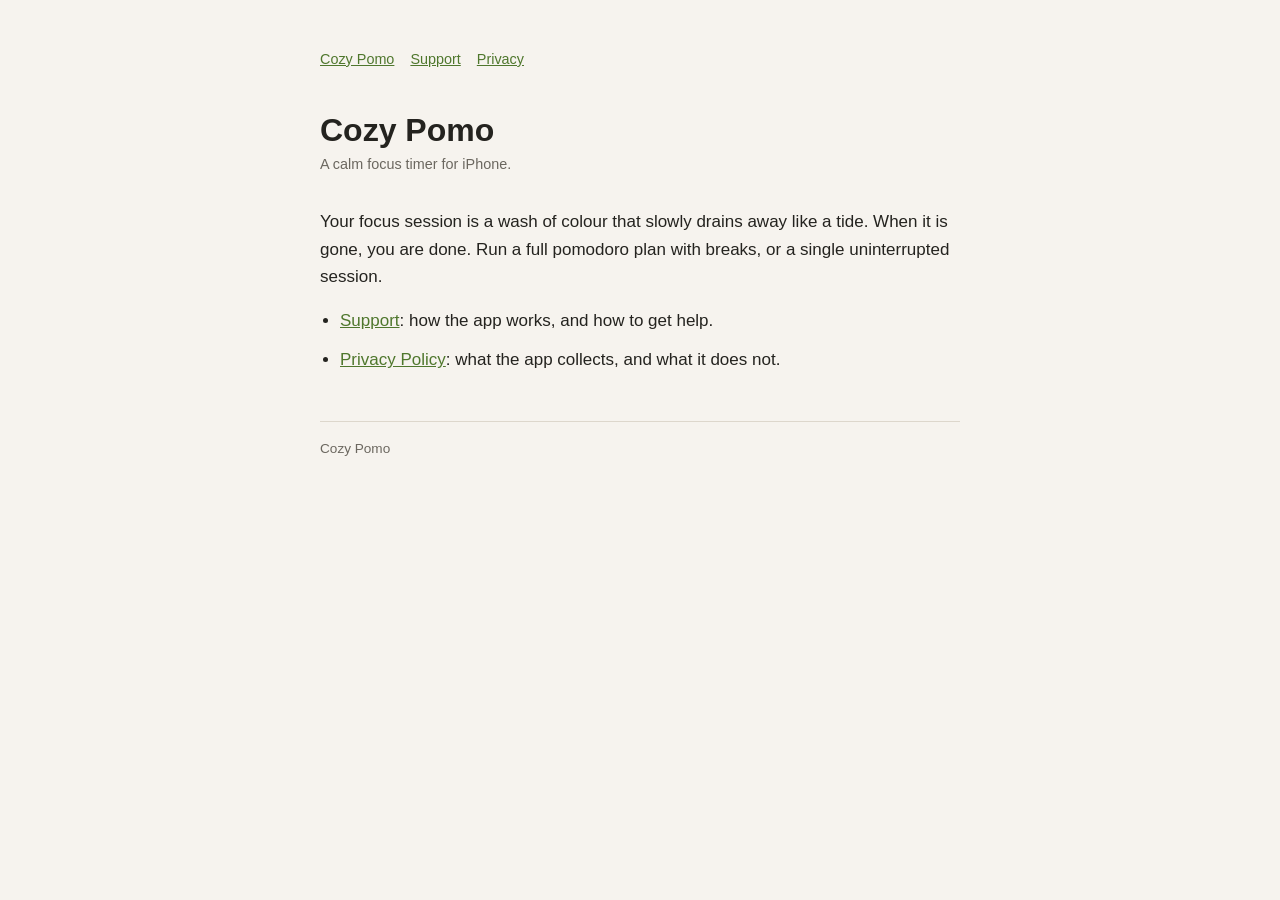
<file: index.html>
<!doctype html>
<html lang="en">
<head>
<meta charset="utf-8">
<meta name="viewport" content="width=device-width, initial-scale=1">
<title>Cozy Pomo</title>
<meta name="description" content="Cozy Pomo is a calm focus timer for iPhone.">
<link rel="stylesheet" href="style.css">
</head>
<body>
<main>
<nav><a href="./">Cozy Pomo</a><a href="support/">Support</a><a href="privacy/">Privacy</a></nav>
<h1>Cozy Pomo</h1>
<p class="meta">A calm focus timer for iPhone.</p>
<p>Your focus session is a wash of colour that slowly drains away like a tide. When it is gone, you are done. Run a full pomodoro plan with breaks, or a single uninterrupted session.</p>
<ul>
<li><a href="support/">Support</a>: how the app works, and how to get help.</li>
<li><a href="privacy/">Privacy Policy</a>: what the app collects, and what it does not.</li>
</ul>
<footer>Cozy Pomo</footer>
</main>
</body>
</html>
</file>
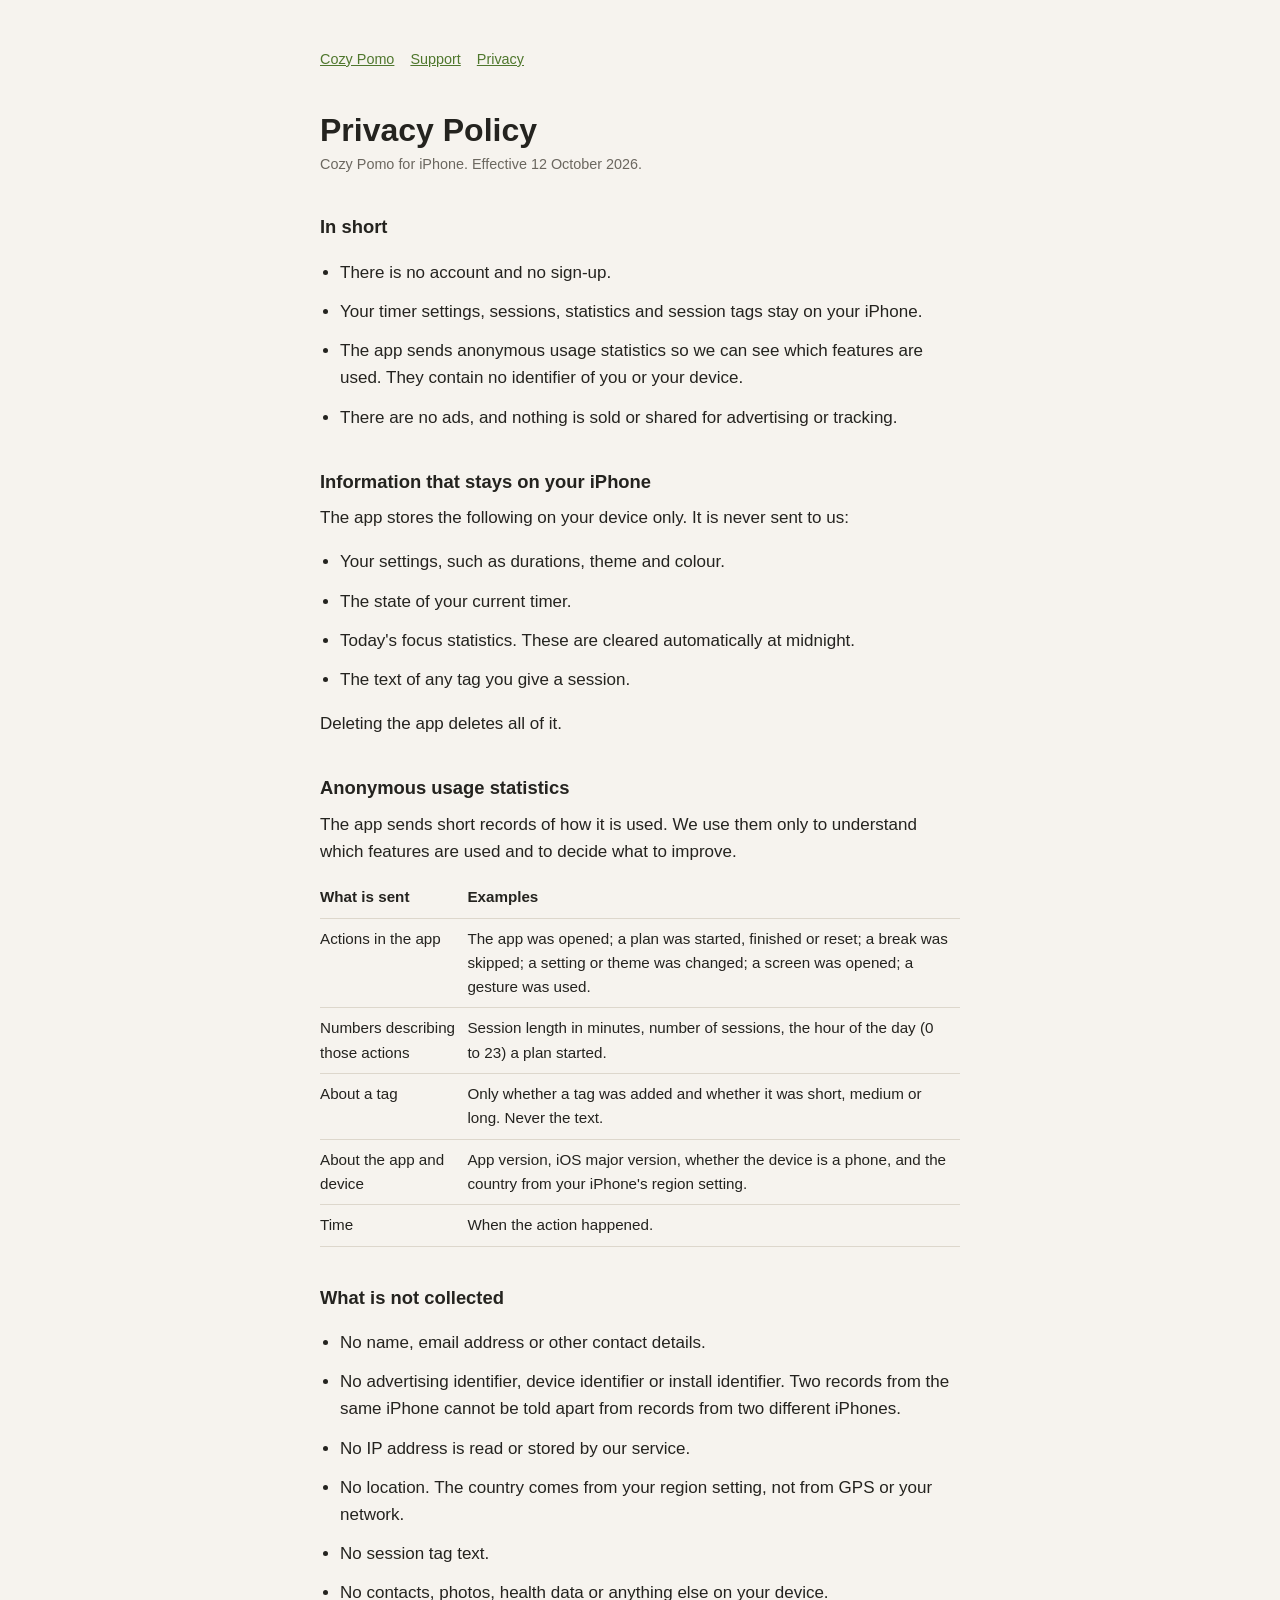
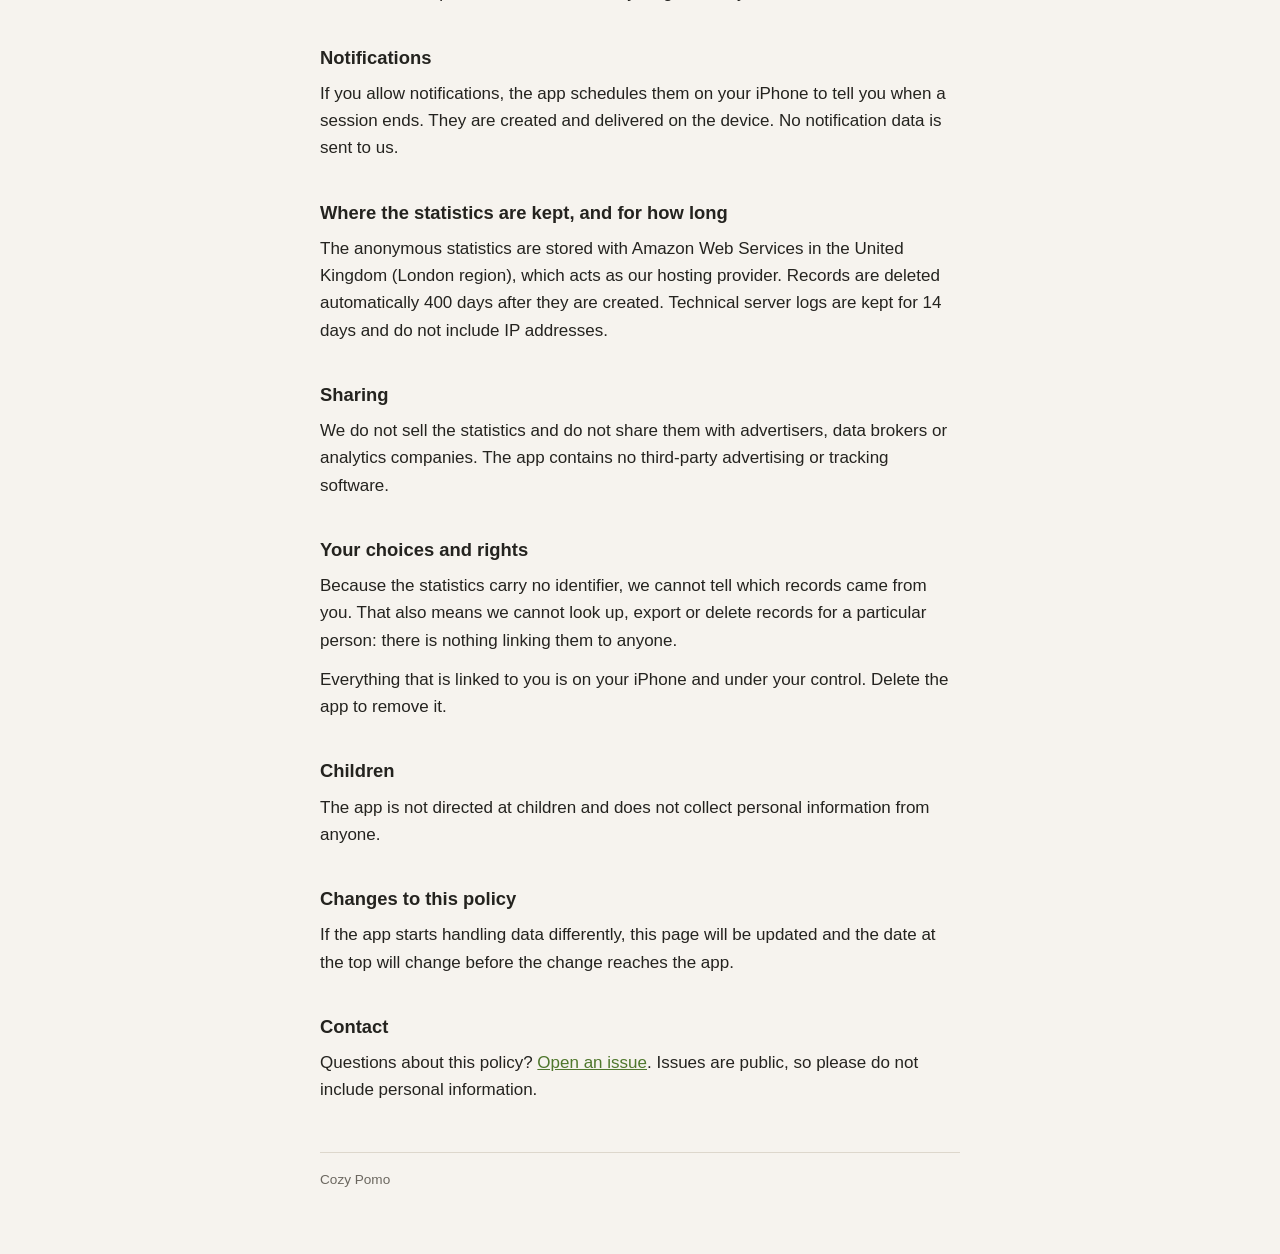
<file: privacy/index.html>
<!doctype html>
<html lang="en">
<head>
<meta charset="utf-8">
<meta name="viewport" content="width=device-width, initial-scale=1">
<title>Privacy Policy · Cozy Pomo</title>
<meta name="description" content="What the Cozy Pomo app collects and what it does not.">
<link rel="stylesheet" href="../style.css">
</head>
<body>
<main>
<nav><a href="../">Cozy Pomo</a><a href="../support/">Support</a><a href="../privacy/">Privacy</a></nav>
<h1>Privacy Policy</h1>
<p class="meta">Cozy Pomo for iPhone. Effective 12 October 2026.</p>

<h2>In short</h2>
<ul>
<li>There is no account and no sign-up.</li>
<li>Your timer settings, sessions, statistics and session tags stay on your iPhone.</li>
<li>The app sends anonymous usage statistics so we can see which features are used. They contain no identifier of you or your device.</li>
<li>There are no ads, and nothing is sold or shared for advertising or tracking.</li>
</ul>

<h2>Information that stays on your iPhone</h2>
<p>The app stores the following on your device only. It is never sent to us:</p>
<ul>
<li>Your settings, such as durations, theme and colour.</li>
<li>The state of your current timer.</li>
<li>Today's focus statistics. These are cleared automatically at midnight.</li>
<li>The text of any tag you give a session.</li>
</ul>
<p>Deleting the app deletes all of it.</p>

<h2>Anonymous usage statistics</h2>
<p>The app sends short records of how it is used. We use them only to understand which features are used and to decide what to improve.</p>
<table>
<tr><th>What is sent</th><th>Examples</th></tr>
<tr><td>Actions in the app</td><td>The app was opened; a plan was started, finished or reset; a break was skipped; a setting or theme was changed; a screen was opened; a gesture was used.</td></tr>
<tr><td>Numbers describing those actions</td><td>Session length in minutes, number of sessions, the hour of the day (0 to 23) a plan started.</td></tr>
<tr><td>About a tag</td><td>Only whether a tag was added and whether it was short, medium or long. Never the text.</td></tr>
<tr><td>About the app and device</td><td>App version, iOS major version, whether the device is a phone, and the country from your iPhone's region setting.</td></tr>
<tr><td>Time</td><td>When the action happened.</td></tr>
</table>

<h2>What is not collected</h2>
<ul>
<li>No name, email address or other contact details.</li>
<li>No advertising identifier, device identifier or install identifier. Two records from the same iPhone cannot be told apart from records from two different iPhones.</li>
<li>No IP address is read or stored by our service.</li>
<li>No location. The country comes from your region setting, not from GPS or your network.</li>
<li>No session tag text.</li>
<li>No contacts, photos, health data or anything else on your device.</li>
</ul>

<h2>Notifications</h2>
<p>If you allow notifications, the app schedules them on your iPhone to tell you when a session ends. They are created and delivered on the device. No notification data is sent to us.</p>

<h2>Where the statistics are kept, and for how long</h2>
<p>The anonymous statistics are stored with Amazon Web Services in the United Kingdom (London region), which acts as our hosting provider. Records are deleted automatically 400 days after they are created. Technical server logs are kept for 14 days and do not include IP addresses.</p>

<h2>Sharing</h2>
<p>We do not sell the statistics and do not share them with advertisers, data brokers or analytics companies. The app contains no third-party advertising or tracking software.</p>

<h2>Your choices and rights</h2>
<p>Because the statistics carry no identifier, we cannot tell which records came from you. That also means we cannot look up, export or delete records for a particular person: there is nothing linking them to anyone.</p>
<p>Everything that is linked to you is on your iPhone and under your control. Delete the app to remove it.</p>

<h2>Children</h2>
<p>The app is not directed at children and does not collect personal information from anyone.</p>

<h2>Changes to this policy</h2>
<p>If the app starts handling data differently, this page will be updated and the date at the top will change before the change reaches the app.</p>

<h2>Contact</h2>
<p>Questions about this policy? <a href="https://github.com/elenamarinaki/cozy-pomo-site/issues/new">Open an issue</a>. Issues are public, so please do not include personal information.</p>

<footer>Cozy Pomo</footer>
</main>
</body>
</html>
</file>
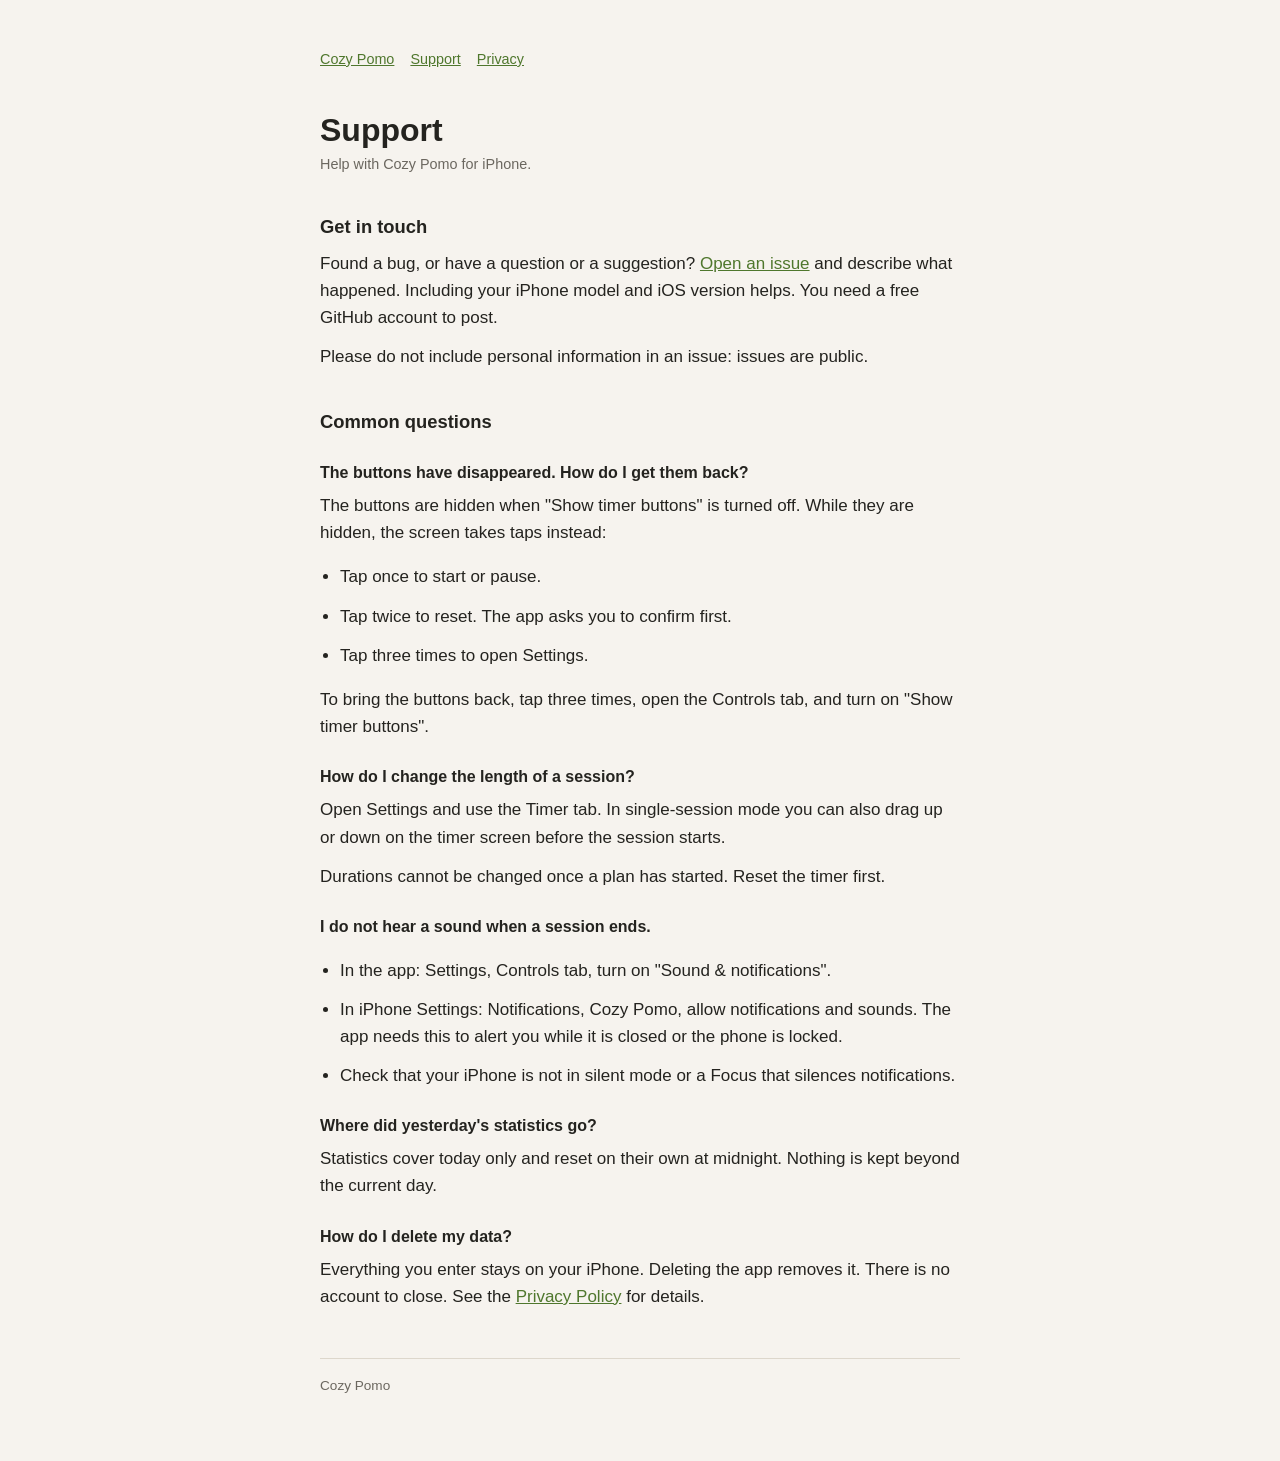
<file: support/index.html>
<!doctype html>
<html lang="en">
<head>
<meta charset="utf-8">
<meta name="viewport" content="width=device-width, initial-scale=1">
<title>Support · Cozy Pomo</title>
<meta name="description" content="Help and contact for the Cozy Pomo focus timer.">
<link rel="stylesheet" href="../style.css">
</head>
<body>
<main>
<nav><a href="../">Cozy Pomo</a><a href="../support/">Support</a><a href="../privacy/">Privacy</a></nav>
<h1>Support</h1>
<p class="meta">Help with Cozy Pomo for iPhone.</p>

<h2>Get in touch</h2>
<p>Found a bug, or have a question or a suggestion? <a href="https://github.com/elenamarinaki/cozy-pomo-site/issues/new">Open an issue</a> and describe what happened. Including your iPhone model and iOS version helps. You need a free GitHub account to post.</p>
<p>Please do not include personal information in an issue: issues are public.</p>

<h2>Common questions</h2>

<h3>The buttons have disappeared. How do I get them back?</h3>
<p>The buttons are hidden when "Show timer buttons" is turned off. While they are hidden, the screen takes taps instead:</p>
<ul>
<li>Tap once to start or pause.</li>
<li>Tap twice to reset. The app asks you to confirm first.</li>
<li>Tap three times to open Settings.</li>
</ul>
<p>To bring the buttons back, tap three times, open the Controls tab, and turn on "Show timer buttons".</p>

<h3>How do I change the length of a session?</h3>
<p>Open Settings and use the Timer tab. In single-session mode you can also drag up or down on the timer screen before the session starts.</p>
<p>Durations cannot be changed once a plan has started. Reset the timer first.</p>

<h3>I do not hear a sound when a session ends.</h3>
<ul>
<li>In the app: Settings, Controls tab, turn on "Sound &amp; notifications".</li>
<li>In iPhone Settings: Notifications, Cozy Pomo, allow notifications and sounds. The app needs this to alert you while it is closed or the phone is locked.</li>
<li>Check that your iPhone is not in silent mode or a Focus that silences notifications.</li>
</ul>

<h3>Where did yesterday's statistics go?</h3>
<p>Statistics cover today only and reset on their own at midnight. Nothing is kept beyond the current day.</p>

<h3>How do I delete my data?</h3>
<p>Everything you enter stays on your iPhone. Deleting the app removes it. There is no account to close. See the <a href="../privacy/">Privacy Policy</a> for details.</p>

<footer>Cozy Pomo</footer>
</main>
</body>
</html>
</file>
<file: style.css>
:root {
  --bg: #f6f3ee;
  --text: #24231f;
  --muted: #6b675f;
  --rule: #ddd7cc;
  --accent: #4f772d;
}
@media (prefers-color-scheme: dark) {
  :root {
    --bg: #242424;
    --text: #efece6;
    --muted: #a8a399;
    --rule: #3a3a38;
    --accent: #a9c46c;
  }
}
* { box-sizing: border-box; }
body {
  margin: 0;
  background: var(--bg);
  color: var(--text);
  font: 17px/1.6 -apple-system, BlinkMacSystemFont, "Segoe UI", Roboto, sans-serif;
}
main { max-width: 42rem; margin: 0 auto; padding: 3rem 1rem 4rem; }
nav { font-size: 0.9rem; margin-bottom: 2.5rem; }
nav a { margin-right: 1rem; }
h1 { font-size: 2rem; line-height: 1.2; margin: 0 0 0.25rem; }
h2 { font-size: 1.15rem; margin: 2.25rem 0 0.5rem; }
h3 { font-size: 1rem; margin: 1.5rem 0 0.4rem; }
p, li { margin: 0 0 0.75rem; }
ul { padding-left: 1.25rem; }
a { color: var(--accent); }
.meta { color: var(--muted); font-size: 0.9rem; margin-bottom: 2rem; }
table { width: 100%; border-collapse: collapse; margin: 0.5rem 0 1rem; font-size: 0.95rem; }
th, td { text-align: left; vertical-align: top; padding: 0.5rem 0.75rem 0.5rem 0; border-bottom: 1px solid var(--rule); }
footer { margin-top: 3rem; padding-top: 1rem; border-top: 1px solid var(--rule); color: var(--muted); font-size: 0.85rem; }
</file>
